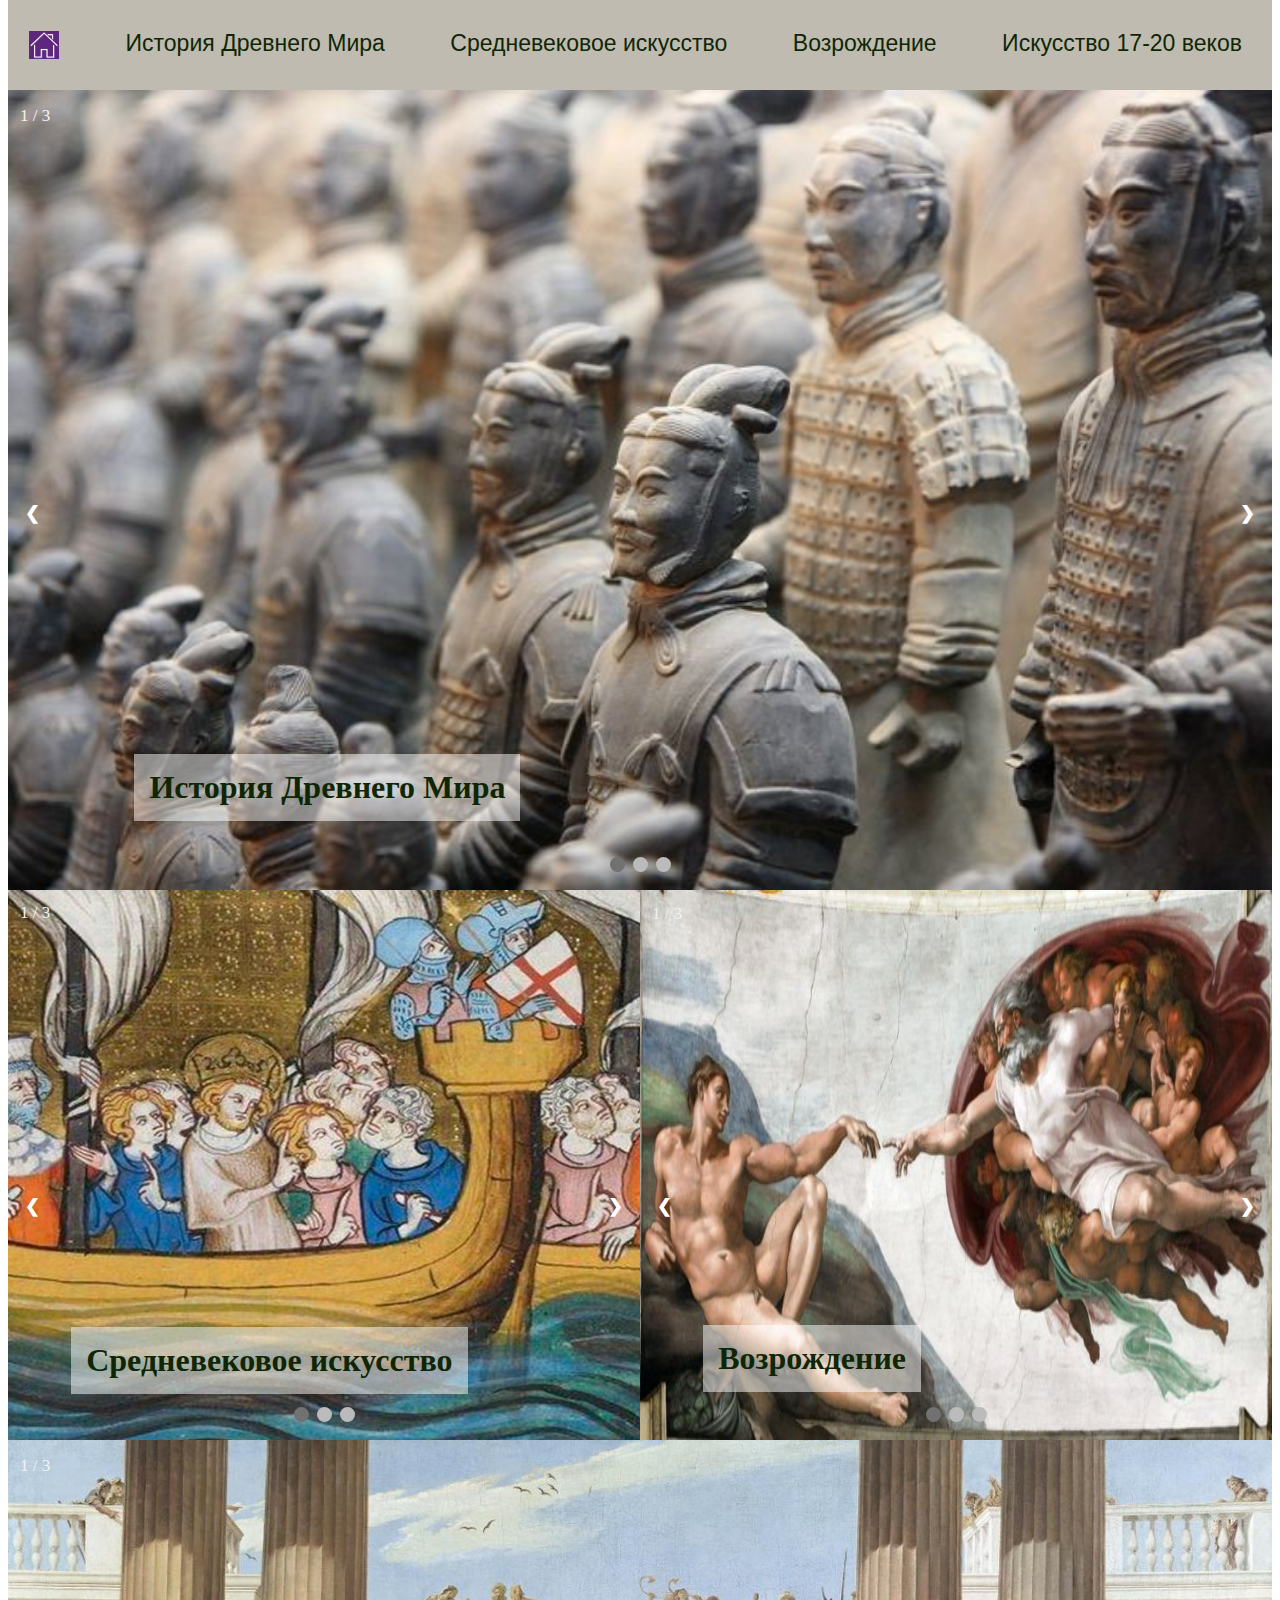
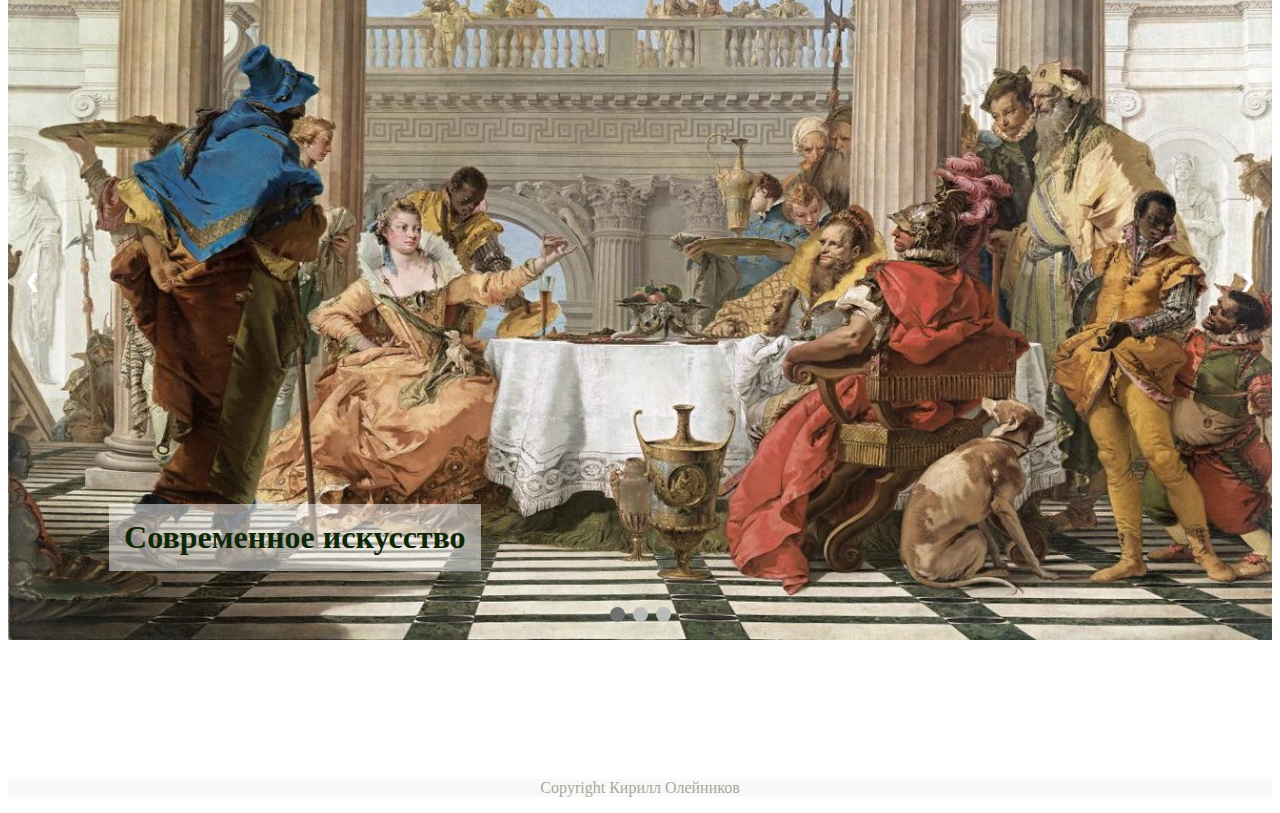
<file: index.html>
<!DOCTYPE html>
<html lang="ru">

  <head>
    <meta charset="UTF-8" />
    <meta name="viewport" content="width=device-width, initial-scale=1.0" />
    <title>История искусства</title>
    <link rel="stylesheet" href="mainstyle.css" />
  </head>

  <body>
    <div class="col-12 col-11 col-10 col-9 col-8 col-7 col-6 col-5 col-4 col-3 col-2 col-1">
      <div class="row">
        <header>
          <div class="col-10 fon"> 
            <div class="menu-container">
              <nav class="nav">
                <div class="menu_img">
                  <a href="main.html">
                    <img
                      src="img/f=JPEG.jpg"
                      class="img"
                      width= "30px"
                      height="auto"/> </a>
                </div>
                <div class="dropdown">
                  <a href="onepage.html">История Древнего Мира</a>
                  <div class="dropdown-content">
                    <a href="#">Искусство Древнего Египта</a>
                    <a href="#">Искусство Древнего Китая</a>
                    <a href="#">Ссылка 3</a>
                  </div>
                </div>
                <div class="dropdown">
                  <a href="twopage.html">Средневековое искусство</a>
                    <div class="dropdown-content">
                      <a href="#">Искусство Древнего Египта</a>
                      <a href="#">Искусство Древне</a>
                    </div>
                </div>
                <div class="dropdown">
                  <a href="threepage.html">Возрождение</a>  
                    <div class="dropdown-content">
                      <a href="#">Искусство Древнего Египта</a>
                      <a href="#">Искусство Древне</a>
                    </div>
                </div>
                <div class="dropdown">
                  <a href="fourpage.html">Искусство 17-20 веков</a> 
                    <div class="dropdown-content">
                      <a href="#">Искусство Древнего Египта</a>
                      <a href="#">Искусство Древне</a>
                    </div>
                </div>
              </nav>
            </div>
          </div>            
        </header>

        <div class="main-content">
          <div class="col-10 mir fade">
            <div class="numbertext">1 / 3</div>
            <a href="onepage.html">
              <img src="img/eyiW4xAPpcs.jpg" width="100%" height="800px"/>
            </a>
            <a href="onepage.html">
              <h1>История Древнего Мира</h1>
            </a>
          </div>
          <div class="col-10 mir fade">
            <div class="numbertext">2 / 3</div>
            <a href="onepage.html">
              <img src="img/vIwE5xh5jCM.jpg" width="100%" height="800px"/>
            </a>
            <a href="onepage.html">
              <h1>История Древнего Мира</h1>
            </a>
          </div>
          <div class="col-10 mir fade">
            <div class="numbertext">3 / 3</div>
            <a href="onepage.html">
              <img src="img/KiGDLg7V9q8.jpg" width="100%" height="800px"/>
            </a>
            <a href="onepage.html">
              <h1>История Древнего Мира</h1>
            </a>
          </div>
          <a class="prev" onclick="plusSlides(-1)">&#10094;</a>
          <a class="next" onclick="plusSlides(1)">&#10095;</a>
        </div>
          <br>
        <div style="text-align:center">
          <span class="dot" onclick="currentSlide(1)"></span>
          <span class="dot" onclick="currentSlide(2)"></span>
          <span class="dot" onclick="currentSlide(3)"></span>
        </div>

        <script>
          var slideIndex = 1;
          showSlides(slideIndex);

          // Вперед/назад элементы управления
          function plusSlides(n) {
            showSlides(slideIndex += n);
          }

          // Элементы управления миниатюрами изображений
          function currentSlide(n) {
            showSlides(slideIndex = n);
          }

          function showSlides(n) {
            var i;
            var slides = document.getElementsByClassName("mir");
            var dots = document.getElementsByClassName("dot");
            if (n > slides.length) {slideIndex = 1}
            if (n < 1) {slideIndex = slides.length}
            for (i = 0; i < slides.length; i++) {
                slides[i].style.display = "none";
            }
            for (i = 0; i < dots.length; i++) {
                dots[i].className = dots[i].className.replace(" active", "");
            }
            slides[slideIndex-1].style.display = "block";
            dots[slideIndex-1].className += " active";
          }
        </script>
        <div class="optiz">
          <div class="col-10 polosa">
              <div class="col-6 levo">
                <div class="sredne fade">
                  <div class="numbertext2">1 / 3</div>
                    <a href="twopage.html">
                      <img src="img/BXfw2jXjMdY.jpg" width="100%" height="550px"/>
                    </a>
                    <a href="twopage.html">
                      <h1>Средневековое искусство</h1>
                    </a>
                </div>
                <div class="sredne fade">
                  <div class="numbertext2">2 / 3</div>
                    <a href="twopage.html">
                      <img src="img/70k9km8Q12s.jpg" width="100%" height="550px"/>
                    </a>
                    <a href="twopage.html">
                      <h1>Средневековое искусство</h1>
                    </a>
                </div>
                <div class="sredne fade">
                  <div class="numbertext2">3 / 3</div>
                    <a href="twopage.html">
                      <img src="img/NkzChVz68h0.jpg" width="100%" height="550px"/>
                    </a>
                    <a href="twopage.html">
                      <h1>Средневековое искусство</h1>
                    </a>
                </div>
                <a class="prev2" onclick="plusSlides2(-1)">&#10094;</a>
                <a class="next2" onclick="plusSlides2(1)">&#10095;</a>
                <br>
                <div style="text-align:center">
                  <span class="dot2" onclick="currentSlide(1)"></span>
                  <span class="dot2" onclick="currentSlide(2)"></span>
                  <span class="dot2" onclick="currentSlide(3)"></span>
                </div>
              </div>

              <script>
                var slideIndex2 = 1;
                showSlides2(slideIndex2);

                // Вперед/назад элементы управления
                function plusSlides2(n) {
                  showSlides2(slideIndex2 += n);
                }

                // Элементы управления миниатюрами изображений
                function currentSlide(n) {
                  showSlides2(slideIndex2 = n);
                }

                function showSlides2(n) {
                  var i;
                  var slides = document.getElementsByClassName("sredne");
                  var dots = document.getElementsByClassName("dot2");
                  if (n > slides.length) {slideIndex2 = 1}
                  if (n < 1) {slideIndex2 = slides.length}
                  for (i = 0; i < slides.length; i++) {
                      slides[i].style.display = "none";
                  }
                  for (i = 0; i < dots.length; i++) {
                      dots[i].className = dots[i].className.replace(" active", "");
                  }
                  slides[slideIndex2-1].style.display = "block";
                  dots[slideIndex2-1].className += " active";
                }
              </script> 

              <div class="col-6 pravo">
                <div class="vosro fade">
                  <div class="numbertext3">1 / 3</div>
                  <a href="threepage.html">
                    <img src="img/aZwtJK27tHA.jpg" width="100%" height="550px"/>
                  </a>
                  <a href="threepage.html">
                    <h1>Возрождение</h1>
                  </a>
                </div>
                <div class="vosro fade">
                  <div class="numbertext3">2 / 3</div>
                  <a href="threepage.html">
                    <img src="img/MAV_9ylCgA8.jpg" width="100%" height="550px"/>
                  </a>
                  <a href="threepage.html">
                    <h1>Возрождение</h1>
                  </a>
                </div>
                <div class="vosro fade">
                  <div class="numbertext3">3 / 3</div>
                  <a href="threepage.html">
                    <img src="img/qCv4iqT7OgU.jpg" width="100%" height="550px"/>
                  </a>
                  <a href="threepage.html">
                    <h1>Возрождение</h1>
                  </a>
                </div>
                <a class="prev3" onclick="plusSlides3(-1)">&#10094;</a>
                <a class="next3" onclick="plusSlides3(1)">&#10095;</a>
                <br>
                <div style="text-align:center">
                  <span class="dot3" onclick="currentSlide(1)"></span>
                  <span class="dot3" onclick="currentSlide(2)"></span>
                  <span class="dot3" onclick="currentSlide(3)"></span>
                </div>
              </div>

          </div>
        </div>
        
        <script>
          var slideIndex3 = 1;
          showSlides3(slideIndex3);

          // Вперед/назад элементы управления
          function plusSlides3(n) {
            showSlides3(slideIndex3 += n);
          }

          // Элементы управления миниатюрами изображений
          function currentSlide(n) {
            showSlides3(slideIndex3 = n);
          }

          function showSlides3(n) {
            var i;
            var slides = document.getElementsByClassName("vosro");
            var dots = document.getElementsByClassName("dot3");
            if (n > slides.length) {slideIndex3 = 1}
            if (n < 1) {slideIndex3 = slides.length}
            for (i = 0; i < slides.length; i++) {
                slides[i].style.display = "none";
            }
            for (i = 0; i < dots.length; i++) {
                dots[i].className = dots[i].className.replace(" active", "");
            }
            slides[slideIndex3-1].style.display = "block";
            dots[slideIndex3-1].className += " active";
          }
        </script>
        <div class="optiz">
          <div class="col-10 posl">
            <div class="sovr fade">
              <div class="numbertext4">1 / 3</div>
                  <a href="fourpage.html">
                    <img src="img/s1200 (1).jpg" width="100%" height="800px"/>
                  </a>
                  <a href="fourpage.html">
                    <h1>Современное искусство</h1>
                  </a>
            </div>
            <div class="sovr fade">
              <div class="numbertext4">2 / 3</div>
                  <a href="fourpage.html">
                    <img src="img/s1200 (2).jpg" width="100%" height="800px"/>
                  </a>
                  <a href="fourpage.html">
                    <h1>Современное искусство</h1>
                  </a>
            </div>
            <div class="sovr fade">
              <div class="numbertext4">3 / 3</div>
                  <a href="fourpage.html">
                    <img src="img/4542_foto_1_03.jpg" width="100%" height="800px"/>
                  </a>
                  <a href="fourpage.html">
                    <h1>Современное искусство</h1>
                  </a>
            </div>
            <a class="prev4" onclick="plusSlides4(-1)">&#10094;</a>
            <a class="next4" onclick="plusSlides4(1)">&#10095;</a>
            <br>
              <div style="text-align:center">
                <span class="dot4" onclick="currentSlide(1)"></span>
                <span class="dot4" onclick="currentSlide(2)"></span>
                <span class="dot4" onclick="currentSlide(3)"></span>
              </div>
          </div>
          </div>
        </div>
        <script>
          var slideIndex4 = 1;
          showSlides4(slideIndex4);

          // Вперед/назад элементы управления
          function plusSlides4(n) {
            showSlides4(slideIndex4 += n);
          }

          // Элементы управления миниатюрами изображений
          function currentSlide(n) {
            showSlides4(slideIndex4 = n);
          }

          function showSlides4(n) {
            var i;
            var slides = document.getElementsByClassName("sovr");
            var dots = document.getElementsByClassName("dot4");
            if (n > slides.length) {slideIndex4 = 1}
            if (n < 1) {slideIndex4 = slides.length}
            for (i = 0; i < slides.length; i++) {
                slides[i].style.display = "none";
            }
            for (i = 0; i < dots.length; i++) {
                dots[i].className = dots[i].className.replace(" active", "");
            }
            slides[slideIndex4-1].style.display = "block";
            dots[slideIndex4-1].className += " active";
          }
        </script>

        <footer class="col-12 konec">
          <p>Copyright Кирилл Олейников </p>
        </footer>
      </div>
    </div>
    
  </body>
</html>
</file>
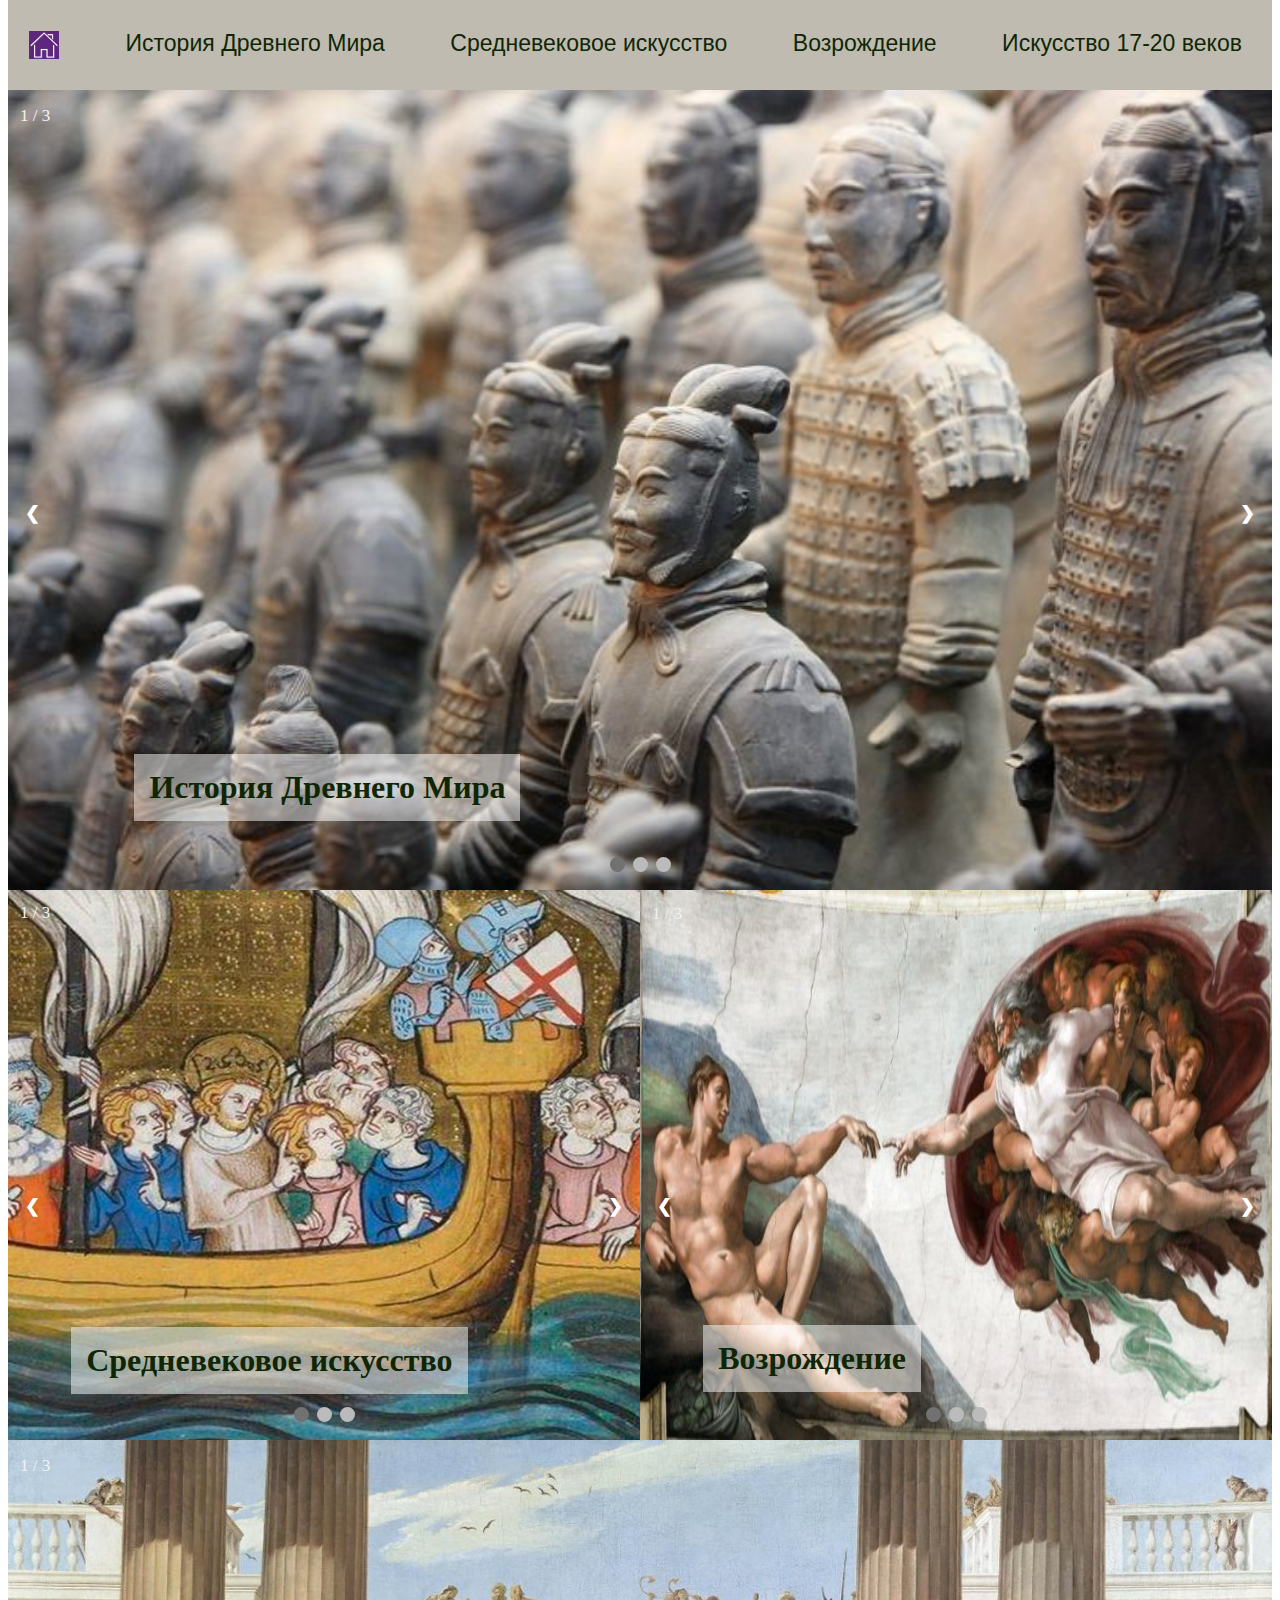
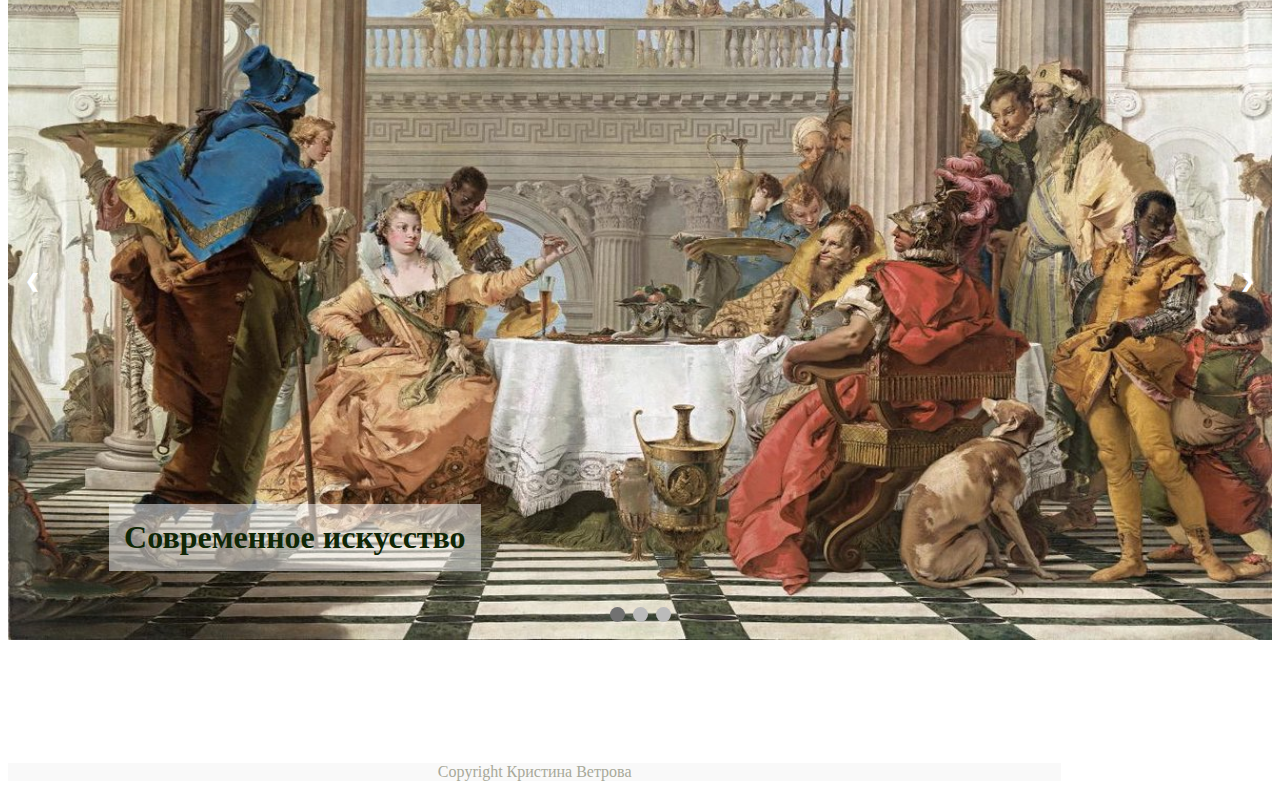
<file: main.html>
<!DOCTYPE html>
<html lang="ru">

  <head>
    <meta charset="UTF-8" />
    <meta name="viewport" content="width=device-width, initial-scale=1.0" />
    <title>История искусства</title>
    <link rel="stylesheet" href="mainstyle.css" />
  </head>

  <body>
    <div class="col-12 col-11 col-10 col-9 col-8 col-7 col-6 col-5 col-4 col-3 col-2 col-1">
      <div class="row">
        <header>
          <div class="col-10 fon"> 
            <div class="menu-container">
              <nav class="nav">
                <div class="menu_img">
                  <a href="main.html">
                    <img
                      src="img/f=JPEG.jpg"
                      class="img"
                      width= "30px"
                      height="auto"/> </a>
                </div>
                <div class="dropdown">
                  <a href="onepage.html">История Древнего Мира</a>
                  <div class="dropdown-content">
                    <a href="#">Искусство Древнего Египта</a>
                    <a href="#">Искусство Древнего Китая</a>
                    <a href="#">Ссылка 3</a>
                  </div>
                </div>
                <div class="dropdown">
                  <a href="twopage.html">Средневековое искусство</a>
                    <div class="dropdown-content">
                      <a href="#">Искусство Древнего Египта</a>
                      <a href="#">Искусство Древне</a>
                    </div>
                </div>
                <div class="dropdown">
                  <a href="threepage.html">Возрождение</a>  
                    <div class="dropdown-content">
                      <a href="#">Искусство Древнего Египта</a>
                      <a href="#">Искусство Древне</a>
                    </div>
                </div>
                <div class="dropdown">
                  <a href="fourpage.html">Искусство 17-20 веков</a> 
                    <div class="dropdown-content">
                      <a href="#">Искусство Древнего Египта</a>
                      <a href="#">Искусство Древне</a>
                    </div>
                </div>
              </nav>
            </div>
          </div>            
        </header>

        <div class="main-content">
          <div class="col-10 mir fade">
            <div class="numbertext">1 / 3</div>
            <a href="onepage.html">
              <img src="img/eyiW4xAPpcs.jpg" width="100%" height="800px"/>
            </a>
            <a href="onepage.html">
              <h1>История Древнего Мира</h1>
            </a>
          </div>
          <div class="col-10 mir fade">
            <div class="numbertext">2 / 3</div>
            <a href="onepage.html">
              <img src="img/vIwE5xh5jCM.jpg" width="100%" height="800px"/>
            </a>
            <a href="onepage.html">
              <h1>История Древнего Мира</h1>
            </a>
          </div>
          <div class="col-10 mir fade">
            <div class="numbertext">3 / 3</div>
            <a href="onepage.html">
              <img src="img/KiGDLg7V9q8.jpg" width="100%" height="800px"/>
            </a>
            <a href="onepage.html">
              <h1>История Древнего Мира</h1>
            </a>
          </div>
          <a class="prev" onclick="plusSlides(-1)">&#10094;</a>
          <a class="next" onclick="plusSlides(1)">&#10095;</a>
        </div>
          <br>
        <div style="text-align:center">
          <span class="dot" onclick="currentSlide(1)"></span>
          <span class="dot" onclick="currentSlide(2)"></span>
          <span class="dot" onclick="currentSlide(3)"></span>
        </div>

        <script>
          var slideIndex = 1;
          showSlides(slideIndex);

          // Вперед/назад элементы управления
          function plusSlides(n) {
            showSlides(slideIndex += n);
          }

          // Элементы управления миниатюрами изображений
          function currentSlide(n) {
            showSlides(slideIndex = n);
          }

          function showSlides(n) {
            var i;
            var slides = document.getElementsByClassName("mir");
            var dots = document.getElementsByClassName("dot");
            if (n > slides.length) {slideIndex = 1}
            if (n < 1) {slideIndex = slides.length}
            for (i = 0; i < slides.length; i++) {
                slides[i].style.display = "none";
            }
            for (i = 0; i < dots.length; i++) {
                dots[i].className = dots[i].className.replace(" active", "");
            }
            slides[slideIndex-1].style.display = "block";
            dots[slideIndex-1].className += " active";
          }
        </script>

        <div class="col-10 polosa">
            <div class="col-6 levo">
              <div class="sredne fade">
                <div class="numbertext2">1 / 3</div>
                  <a href="twopage.html">
                    <img src="img/BXfw2jXjMdY.jpg" width="100%" height="550px"/>
                  </a>
                  <a href="twopage.html">
                    <h1>Средневековое искусство</h1>
                  </a>
              </div>
              <div class="sredne fade">
                <div class="numbertext2">2 / 3</div>
                  <a href="twopage.html">
                    <img src="img/70k9km8Q12s.jpg" width="100%" height="550px"/>
                  </a>
                  <a href="twopage.html">
                    <h1>Средневековое искусство</h1>
                  </a>
              </div>
              <div class="sredne fade">
                <div class="numbertext2">3 / 3</div>
                  <a href="twopage.html">
                    <img src="img/NkzChVz68h0.jpg" width="100%" height="550px"/>
                  </a>
                  <a href="twopage.html">
                    <h1>Средневековое искусство</h1>
                  </a>
              </div>
              <a class="prev2" onclick="plusSlides2(-1)">&#10094;</a>
              <a class="next2" onclick="plusSlides2(1)">&#10095;</a>
              <br>
              <div style="text-align:center">
                <span class="dot2" onclick="currentSlide(1)"></span>
                <span class="dot2" onclick="currentSlide(2)"></span>
                <span class="dot2" onclick="currentSlide(3)"></span>
              </div>
            </div>
            <script>
              var slideIndex2 = 1;
              showSlides2(slideIndex2);

              // Вперед/назад элементы управления
              function plusSlides2(n) {
                showSlides2(slideIndex2 += n);
              }

              // Элементы управления миниатюрами изображений
              function currentSlide(n) {
                showSlides2(slideIndex2 = n);
              }

              function showSlides2(n) {
                var i;
                var slides = document.getElementsByClassName("sredne");
                var dots = document.getElementsByClassName("dot2");
                if (n > slides.length) {slideIndex2 = 1}
                if (n < 1) {slideIndex2 = slides.length}
                for (i = 0; i < slides.length; i++) {
                    slides[i].style.display = "none";
                }
                for (i = 0; i < dots.length; i++) {
                    dots[i].className = dots[i].className.replace(" active", "");
                }
                slides[slideIndex2-1].style.display = "block";
                dots[slideIndex2-1].className += " active";
              }
            </script>     
            <div class="col-6 pravo">
              <div class="vosro fade">
                <div class="numbertext3">1 / 3</div>
                <a href="threepage.html">
                  <img src="img/aZwtJK27tHA.jpg" width="100%" height="550px"/>
                </a>
                <a href="threepage.html">
                  <h1>Возрождение</h1>
                </a>
              </div>
              <div class="vosro fade">
                <div class="numbertext3">2 / 3</div>
                <a href="threepage.html">
                  <img src="img/MAV_9ylCgA8.jpg" width="100%" height="550px"/>
                </a>
                <a href="threepage.html">
                  <h1>Возрождение</h1>
                </a>
              </div>
              <div class="vosro fade">
                <div class="numbertext3">3 / 3</div>
                <a href="threepage.html">
                  <img src="img/qCv4iqT7OgU.jpg" width="100%" height="550px"/>
                </a>
                <a href="threepage.html">
                  <h1>Возрождение</h1>
                </a>
              </div>
              <a class="prev3" onclick="plusSlides3(-1)">&#10094;</a>
              <a class="next3" onclick="plusSlides3(1)">&#10095;</a>
              <br>
              <div style="text-align:center">
                <span class="dot3" onclick="currentSlide(1)"></span>
                <span class="dot3" onclick="currentSlide(2)"></span>
                <span class="dot3" onclick="currentSlide(3)"></span>
              </div>
            </div>
        </div>
        
        <script>
          var slideIndex3 = 1;
          showSlides3(slideIndex3);

          // Вперед/назад элементы управления
          function plusSlides3(n) {
            showSlides3(slideIndex3 += n);
          }

          // Элементы управления миниатюрами изображений
          function currentSlide(n) {
            showSlides3(slideIndex3 = n);
          }

          function showSlides3(n) {
            var i;
            var slides = document.getElementsByClassName("vosro");
            var dots = document.getElementsByClassName("dot3");
            if (n > slides.length) {slideIndex3 = 1}
            if (n < 1) {slideIndex3 = slides.length}
            for (i = 0; i < slides.length; i++) {
                slides[i].style.display = "none";
            }
            for (i = 0; i < dots.length; i++) {
                dots[i].className = dots[i].className.replace(" active", "");
            }
            slides[slideIndex3-1].style.display = "block";
            dots[slideIndex3-1].className += " active";
          }
        </script>
        
        <div class="col-10 posl">
          <div class="sovr fade">
            <div class="numbertext4">1 / 3</div>
                <a href="fourpage.html">
                  <img src="img/s1200 (1).jpg" width="100%" height="800px"/>
                </a>
                <a href="fourpage.html">
                  <h1>Современное искусство</h1>
                </a>
          </div>
          <div class="sovr fade">
            <div class="numbertext4">2 / 3</div>
                <a href="fourpage.html">
                  <img src="img/s1200 (2).jpg" width="100%" height="800px"/>
                </a>
                <a href="fourpage.html">
                  <h1>Современное искусство</h1>
                </a>
          </div>
          <div class="sovr fade">
            <div class="numbertext4">3 / 3</div>
                <a href="fourpage.html">
                  <img src="img/4542_foto_1_03.jpg" width="100%" height="800px"/>
                </a>
                <a href="fourpage.html">
                  <h1>Современное искусство</h1>
                </a>
          </div>
          <a class="prev4" onclick="plusSlides4(-1)">&#10094;</a>
          <a class="next4" onclick="plusSlides4(1)">&#10095;</a>
          <br>
            <div style="text-align:center">
              <span class="dot4" onclick="currentSlide(1)"></span>
              <span class="dot4" onclick="currentSlide(2)"></span>
              <span class="dot4" onclick="currentSlide(3)"></span>
            </div>
         </div>
        </div>

        <script>
          var slideIndex4 = 1;
          showSlides4(slideIndex4);

          // Вперед/назад элементы управления
          function plusSlides4(n) {
            showSlides4(slideIndex4 += n);
          }

          // Элементы управления миниатюрами изображений
          function currentSlide(n) {
            showSlides4(slideIndex4 = n);
          }

          function showSlides4(n) {
            var i;
            var slides = document.getElementsByClassName("sovr");
            var dots = document.getElementsByClassName("dot4");
            if (n > slides.length) {slideIndex4 = 1}
            if (n < 1) {slideIndex4 = slides.length}
            for (i = 0; i < slides.length; i++) {
                slides[i].style.display = "none";
            }
            for (i = 0; i < dots.length; i++) {
                dots[i].className = dots[i].className.replace(" active", "");
            }
            slides[slideIndex4-1].style.display = "block";
            dots[slideIndex4-1].className += " active";
          }
        </script>
        <footer class="col-10 konec">
          Copyright Кристина Ветрова
        </footer>
      </div>
    </div>
    
  </body>
</html>
</file>
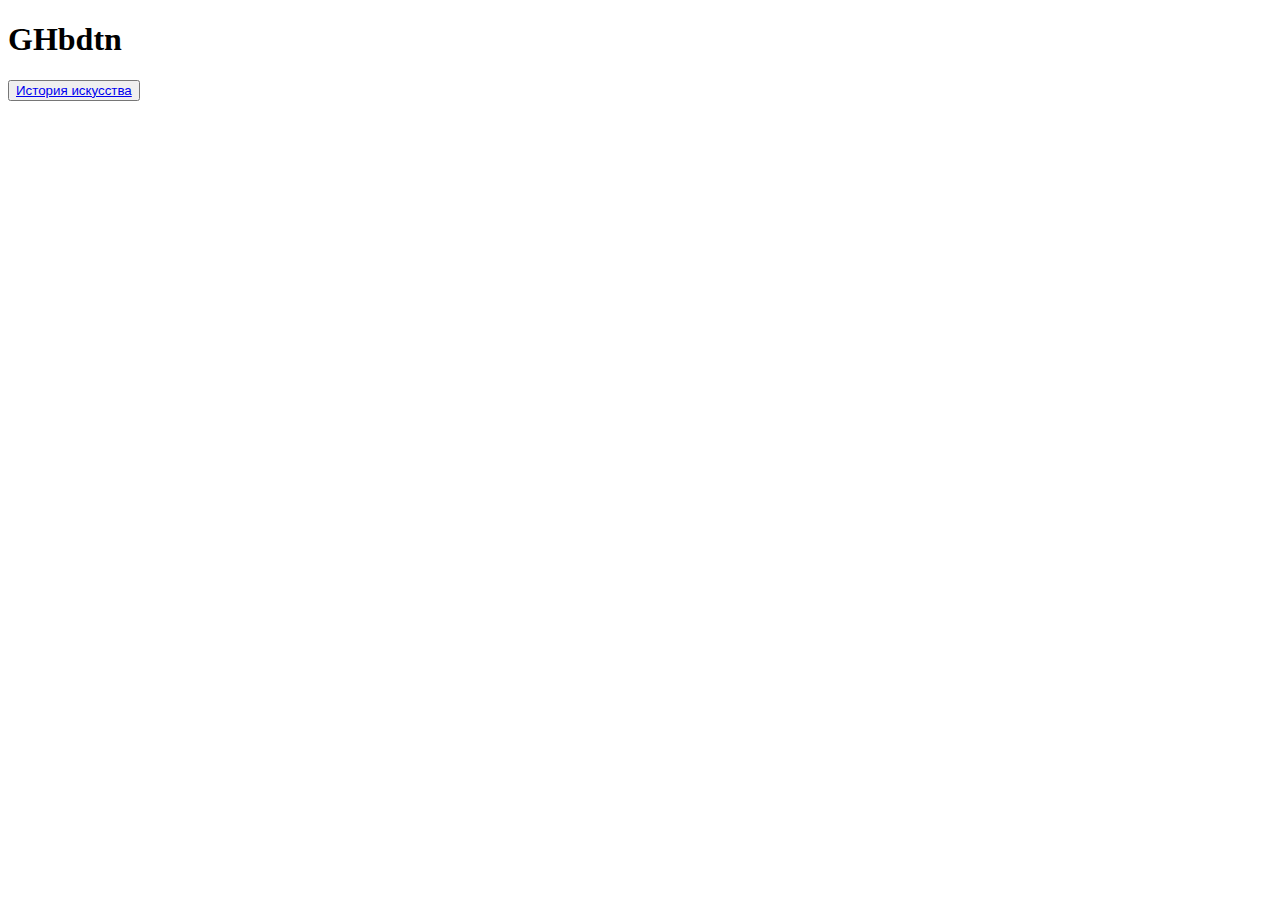
<file: onepage.html>
<!DOCTYPE html>
<html lang="ru">
<head>
    <meta charset="UTF-8">
    <meta name="viewport" content="width=device-width, initial-scale=1.0">
    <title>История Древнего Мира</title>
    <link rel="stylesheet" href="main.html">
</head>
<body>
    <h1>GHbdtn </h1>
    <button>
        <a href="main.html">История искусства</a> 
    </button>
</body>
</html>
</file>
<file: mainstyle.css>
/* HEADER */
* {
    box-sizing: border-box;
}
/* Сетка одна полоса = 160px*/
.row::after {
    content: "";
    clear: both;
    display: table;
}
.col-1 {width: 8.33%;}
.col-2 {width: 16.66%;}
.col-3 {width: 25%;}
.col-4 {width: 33.33%;}
.col-5 {width: 41.66%;}
.col-6 {width: 50%;}
.col-7 {width: 58.33%;}
.col-8 {width: 66.66%;}
.col-9 {width: 75%;}
.col-10 {width: 83.33%;}
.col-11 {width: 91.66%;}
.col-12 {width: 100%;}
.fon {
    margin: 9px auto -9px;
    background-color: #BFBBB0; 
    padding: 30px 30px 30px 20px;
    top: -9px;
    position: relative;
} 
.nav a, .nav {
    display: flex;
    position: relative;
    justify-content: space-between;
    color:#0F2605	;
    font-family: "Lucida Sans", sans-serif;
    font-size: larger;
    text-decoration: none;
}
.menu_img {
    display: inline-block;
    position: relative; 
    margin: -9px;
    padding: 10px;
}
.menu_img:hover {
    border: 1px solid  #f9f9f9;
    box-shadow: 0px 2px 6px 0px  #f9f9f9;
}
.dropdown {
    display: inline-block;
    position: relative;
    margin: -20px;
    padding: 20px;
    z-index: 2;
}
.dropdown-content {
    display: none;
    position: absolute;
    background-color: #f9f9f9;
    min-width: 160px;
    box-shadow: 0px 20px 16px 0px rgba(0,0,0,0.2);
    margin-right: 20px;
}
.dropdown-content a {
    color: black;
    padding: 12px 16px;
    text-decoration: none;
    display: block;
}
.dropdown-content a:hover {
    background-color: #f1f1f1;
}
.dropdown:hover .dropdown-content  {
    display: block;
    color: white;
}
.dropdown:hover  {
    border: 1px solid  #f9f9f9;
    background: linear-gradient(to top, #FFC173,#C5BCB1);
    box-shadow: 0px 2px 6px 0px  #f9f9f9;
}
/* BODY*/
.main-content {
    position: relative;
    z-index: 1;
    display: flex;
}
.mir {
    position: relative;
    margin: 0 auto;
    display: none;
}
.mir h1 {
    display:inline-block;
    position:absolute;
    top:80%;
    left:10%;
    background-color:rgba(255,255,255,0.5);
    padding: 15px;
    color: #0F2605;
    font-size: 2em;
}
.prev, .next, .prev2, .next2, .prev3, .next3, .prev4, .next4 {
    cursor: pointer;
    position: absolute;
    top: 50%;
    width: auto;
    margin: -20px 0px ;
    padding: 30px 17px;
    color: white;
    font-weight: bold;
    font-size: 18px;
    transition: 0.6s ease;
    border-radius: 0 3px 3px 0;
    user-select: none;
}
.next {
    right: 8.5%;
    border-radius: 3px 0 0 3px;  
}
.prev {
    left:8.5%;
}
.prev:hover, .next:hover, .prev2:hover, .next2:hover, .prev3:hover, .next3:hover, .prev4:hover, .next4:hover  {
    background-color: rgba(0,0,0,0.8);
}
.numbertext, .numbertext2, .numbertext3, .numbertext4 {
    color: #f2f2f2;
    font-size: 17px;
    padding: 8px 12px;
    position: absolute;
    top: 1%;
}
.dot, .dot2, .dot3, .dot4 {
    cursor: pointer;
    position: relative;
    height: 15px;
    width: 15px;
    margin: 0px 2px;
    background-color: #bbb;
    border-radius: 50%;
    display: inline-block;
    transition: background-color 0.6s ease;
    bottom: 55px;
    z-index: 2;
}
.active, .dot:hover, .dot2:hover, .dot3:hover, .dot4:hover {
    background-color: #717171;
}
.fade {
    -webkit-animation-name: fade;
    -webkit-animation-duration: 1.5s;
    animation-name: fade;
    animation-duration: 1.5s;
}
@-webkit-keyframes fade {
    from {opacity: .4}
    to {opacity: 1}
}
@keyframes fade {
    from {opacity: .4}
    to {opacity: 1}
}
.sredne h1 {
    display:inline-block;
    position:absolute;
    top:75%;
    left:10%; 
    background-color:rgba(255,255,255,0.5);
    padding: 15px;
    color: #0F2605;
    font-size: 2em;
}
.polosa {
    position: relative;
    margin: 0 auto;
    bottom:41px;
    display: flex;
    flex-wrap: nowrap;
}
.sredne { 
    position: relative;
    display: none;  
}
.next2 {
    right: 50%;
    border-radius: 3px 0 0 3px;  
}
.prev2 {
    left: 0%;
}
.vosro {
    display: none;  
}
.vosro h1 { 
    display:inline-block;
    position:absolute;
    top:70%;
    left:55%;
    background-color:rgba(255,255,255,0.5);
    padding: 15px;
    color: #0F2605;  
    font-size: 2em;
}
.next3 {
    right: 0%;
    border-radius: 3px 0 0 3px;  
}
.prev3 {
    left: 50%;
}
.posl {
    position: relative;
    margin: 0 auto;
    bottom:82px;
}
.sovr {
    display: none;
    position: relative;  
}
.sovr h1 {
    display:inline-block;
    position:absolute;
    top:80%;
    left:8%;  
    background-color:rgba(255,255,255,0.5);
    padding: 15px;
    color: #0F2605;
    font-size: 2em;
}
.next4 {
    right: 0%;
    border-radius: 3px 0 0 3px;
}
.konec {
    text-align:center;
    background-color:#f9f9f9;
    color: #A8A999	;
}
@media ( max-width:1400px){
    .fon, .mir, .optiz, .posl, .polosa {
        width: 100%;
    }
    .next{
        right: 0%;
    }
    .prev {
        left: 0%;
    }
}
@media (max-width:1190px) {
    .nav a {
        font-size: 20px;
    }
    .sovr h1, .vosro h1, .sredne h1, .mir h1 {
        font-size: 1.7em;
    }
}
@media (max-width:1050px) {
    .nav a {
        font-size: 18px;
    }
    .sovr h1 {
        font-size: 1.5em;
    }
}
</file>
